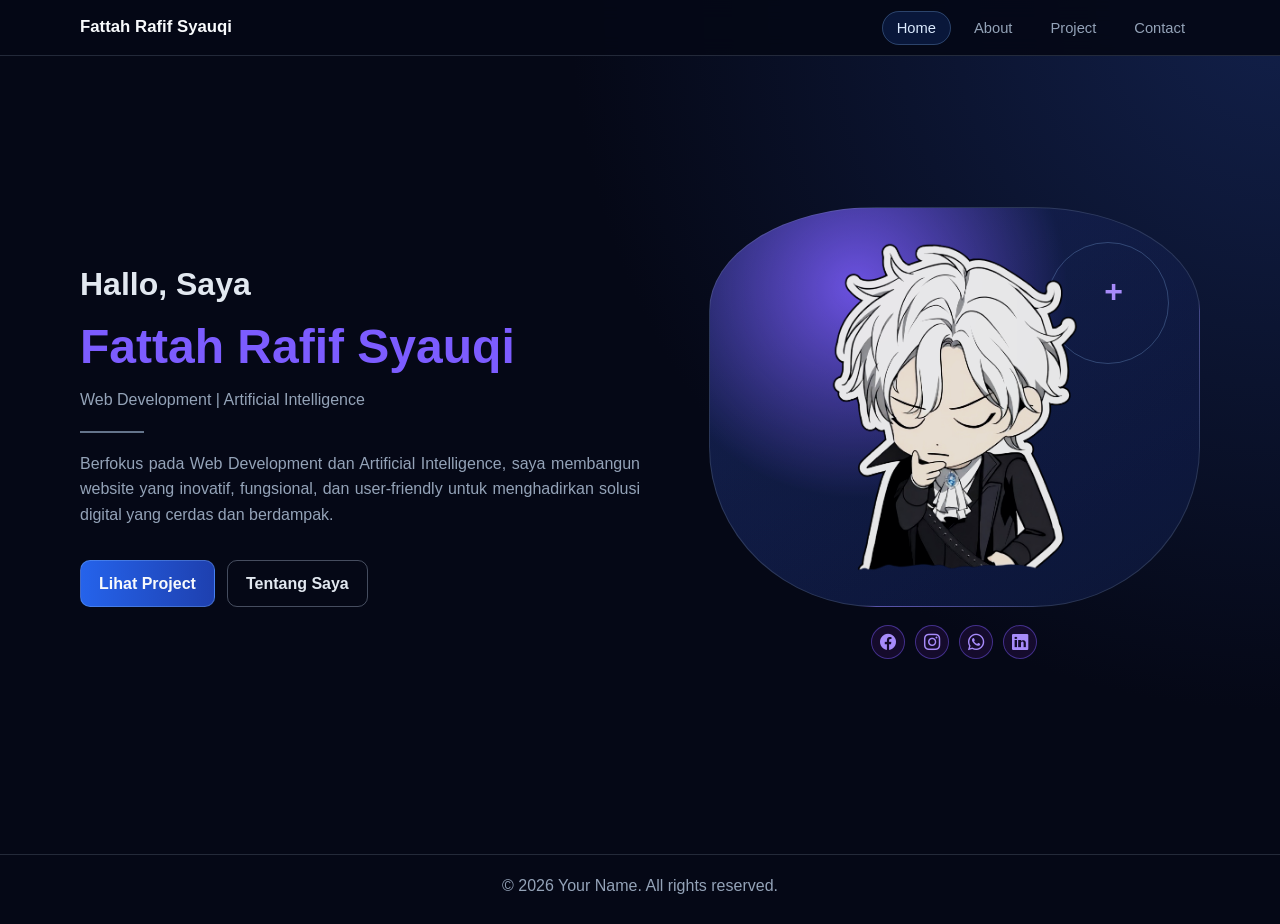
<file: index.html>
<!doctype html>
<html lang="en">
  <head>
    <meta charset="UTF-8" />
    <meta name="viewport" content="width=device-width, initial-scale=1.0" />
    <title>Portofolio</title>
    <link rel="icon" type="image/jpeg" href="assets/image/icon.jpg" />
    <link rel="shortcut icon" type="image/jpeg" href="assets/image/icon.jpg" />
    <link rel="stylesheet" href="assets/css/style.css" />
    <link rel="stylesheet" href="https://cdn.jsdelivr.net/npm/bootstrap-icons@1.11.3/font/bootstrap-icons.min.css"/>
  </head>
  <body class="home-page">
    <header>
      <div class="container header-inner">
        <h2 class="logo">Fattah Rafif Syauqi</h2>
        <nav>
          <ul>
            <li><a class="active" href="index.html">Home</a></li>
            <li><a href="about.html">About</a></li>
            <li><a href="projects.html">Project</a></li>
            <li><a href="contact.html">Contact</a></li>
          </ul>
        </nav>
      </div>
    </header>

    <main class="page-main container">
      <section class="section-block home-hero">
        <div class="hero-copy">
          <h3 class="hero-greet">Hallo, Saya</h3>
          <h1 class="hero-title"><span>Fattah Rafif Syauqi</span></h1>
          <p class="hero-role">Web Development | Artificial Intelligence</p>
          <div class="hero-line"></div>
          <p class="hero-desc">
            Berfokus pada Web Development dan Artificial Intelligence, saya 
            membangun website yang inovatif, fungsional, dan user-friendly untuk 
            menghadirkan solusi digital yang cerdas dan berdampak.
          </p>
          <div class="hero-actions">
            <a href="projects.html" class="btn">Lihat Project</a>
            <a href="about.html" class="btn btn-outline">Tentang Saya</a>
          </div>
        </div>
        <div class="hero-visual-wrap">
          <div class="hero-visual">
            <img class="hero-profile-img" src="assets/image/Animasi.jpg" alt="Creative Profile"/>
            <div class="hero-profile-content">
              <h3 class="hero-profile-label">Creative Profile</h3>
            </div>
          </div>
          <div class="hero-social">
            <!-- <span>Find Me On</span> -->
            <a href="#" aria-label="Facebook"><i class="bi bi-facebook"></i></a>
            <a href="#" aria-label="Instagram"><i class="bi bi-instagram"></i></a>
            <a href="#" aria-label="WhatsApp"><i class="bi bi-whatsapp"></i></a>
            <a href="#" aria-label="LinkedIn"><i class="bi bi-linkedin"></i></a>
          </div>
        </div>
      </section>
    </main>

    <footer>
      <p>© <span id="year"></span> Your Name. All rights reserved.</p>
    </footer>

    <script src="assets/js/script.js"></script>
  </body>
</html>
</file>
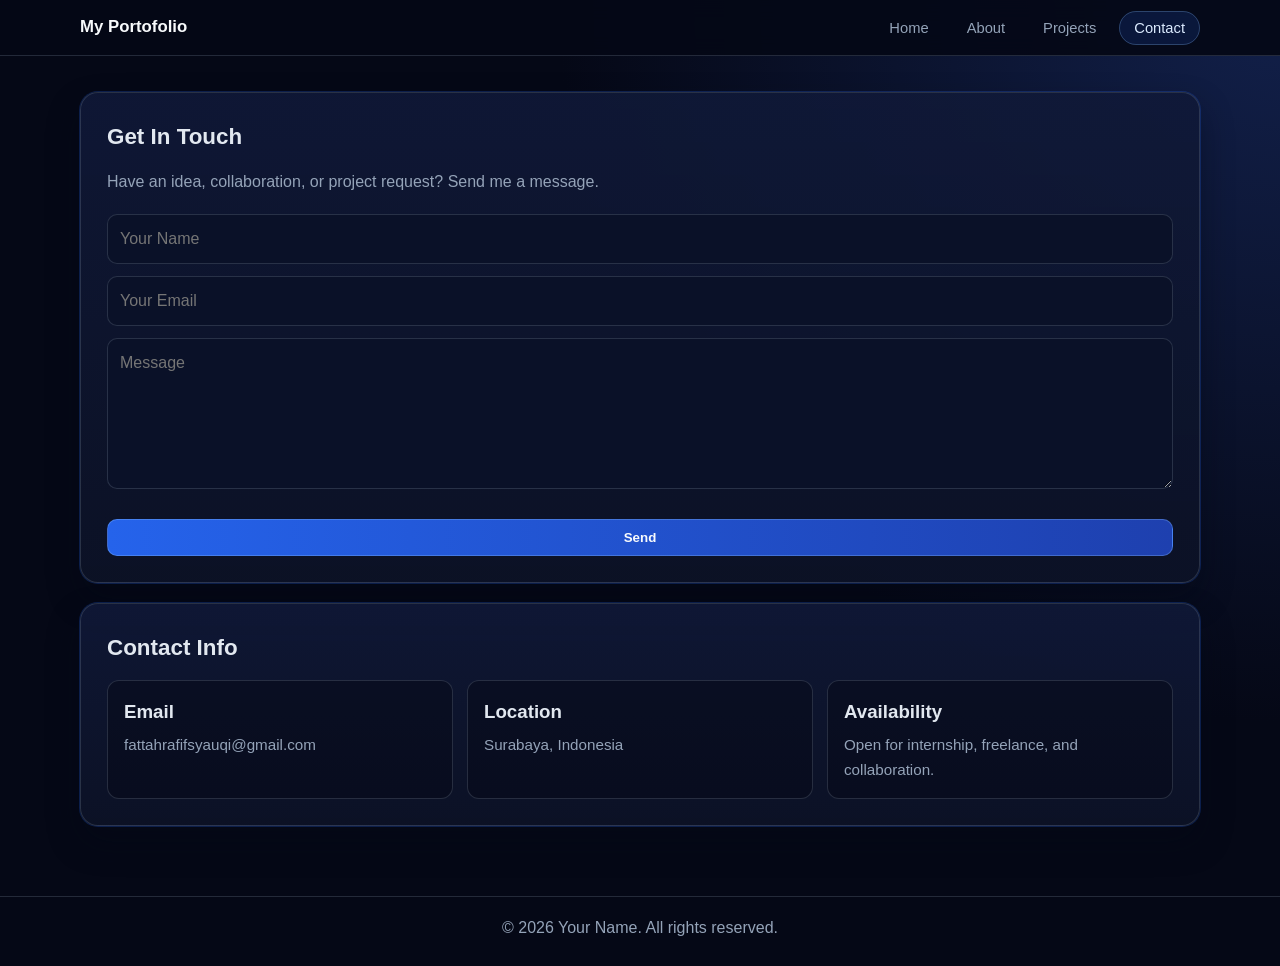
<file: contact.html>
<!DOCTYPE html>
<html lang="en">
<head>
  <meta charset="UTF-8">
  <meta name="viewport" content="width=device-width, initial-scale=1.0">
  <title>Contact | Portofolio</title>
  <link rel="icon" type="image/jpeg" href="assets/image/icon.jpg">
  <link rel="shortcut icon" type="image/jpeg" href="assets/image/icon.jpg">
  <link rel="stylesheet" href="assets/css/style.css">
</head>
<body>
<header>
  <div class="container header-inner">
    <h2 class="logo">My Portofolio</h2>
    <nav>
      <ul>
        <li><a href="index.html">Home</a></li>
        <li><a href="about.html">About</a></li>
        <li><a href="projects.html">Projects</a></li>
        <li><a class="active" href="contact.html">Contact</a></li>
      </ul>
    </nav>
  </div>
</header>

<main class="page-main container">
  <section class="section-block">
    <h2 class="section-title">Get In Touch</h2>
    <p class="section-subtitle">Have an idea, collaboration, or project request? Send me a message.</p>
    <form id="contactForm">
      <input type="text" placeholder="Your Name" name="name" required>
      <input type="email" placeholder="Your Email" name="email" required>
      <textarea placeholder="Message" name="message" rows="5" required></textarea>
      <button type="submit" class="btn">Send</button>
    </form>
  </section>

  <section class="section-block">
    <h2 class="section-title">Contact Info</h2>
    <div class="info-grid">
      <article class="info-card">
        <h3>Email</h3>
        <p>fattahrafifsyauqi@gmail.com</p>
      </article>
      <article class="info-card">
        <h3>Location</h3>
        <p>Surabaya, Indonesia</p>
      </article>
      <article class="info-card">
        <h3>Availability</h3>
        <p>Open for internship, freelance, and collaboration.</p>
      </article>
    </div>
  </section>
</main>

<footer>
  <p>© <span id="year"></span> Your Name. All rights reserved.</p>
</footer>

<script src="assets/js/script.js"></script>
</body>
</html>
</file>
<file: assets/css/style.css>
:root {
  --bg: #050816;
  --bg-elevated: #0c1226;
  --card: #101938;
  --text: #e2e8f0;
  --muted: #94a3b8;
  --accent: #2563eb;
  --accent-soft: #1e40af;
  --line: rgba(148, 163, 184, 0.22);
  --glow: 0 0 0 1px rgba(37, 99, 235, 0.25), 0 16px 32px rgba(5, 8, 22, 0.45);
}

* {
  margin: 0;
  padding: 0;
  box-sizing: border-box;
}

body {
  font-family: "Segoe UI", Arial, sans-serif;
  line-height: 1.6;
  color: var(--text);
  background: radial-gradient(circle at top right, #12204a, var(--bg) 45%);
  min-height: 100vh;
}

.container {
  width: min(1120px, 92%);
  margin: 0 auto;
}

header {
  position: sticky;
  top: 0;
  z-index: 10;
  background: rgba(5, 8, 22, 0.92);
  border-bottom: 1px solid var(--line);
  backdrop-filter: blur(10px);
}

.header-inner {
  display: flex;
  justify-content: space-between;
  align-items: center;
  padding: 14px 0;
}

.logo {
  color: #f8fafc;
  font-size: 1.05rem;
  font-weight: 700;
}

nav ul {
  list-style: none;
  display: flex;
  gap: 8px;
}

nav a {
  text-decoration: none;
  color: var(--muted);
  padding: 8px 14px;
  border-radius: 999px;
  font-size: 0.92rem;
  border: 1px solid transparent;
  transition: 0.2s ease;
}

nav a:hover,
nav a.active {
  color: #dbeafe;
  border-color: rgba(147, 197, 253, 0.25);
  background: rgba(37, 99, 235, 0.16);
}

.page-main {
  padding: 36px 0 50px;
}

.section-block {
  background: linear-gradient(
    180deg,
    rgba(16, 25, 56, 0.9),
    rgba(12, 18, 38, 0.96)
  );
  border: 1px solid var(--line);
  border-radius: 18px;
  box-shadow: var(--glow);
  padding: 26px;
  margin-bottom: 20px;
}

.section-title {
  font-size: 1.4rem;
  margin-bottom: 14px;
}

.section-subtitle {
  color: var(--muted);
  margin-bottom: 20px;
}

.home {
  display: grid;
  grid-template-columns: 1.2fr 1fr;
  gap: 20px;
  align-items: stretch;
}

.hero-copy h1 {
  font-size: clamp(2rem, 4vw, 3rem);
  line-height: 1.2;
}

.hero-copy p {
  color: var(--muted);
  margin-top: 12px;
  text-align: justify;
}

.hero-badges {
  display: flex;
  gap: 10px;
  flex-wrap: wrap;
  margin-top: 16px;
}

.hero-badges span {
  background: rgba(37, 99, 235, 0.2);
  color: #bfdbfe;
  border: 1px solid rgba(147, 197, 253, 0.3);
  border-radius: 999px;
  padding: 6px 12px;
  font-size: 0.85rem;
}

.hero-visual {
  background: linear-gradient(160deg, #101938, #0a1128);
  border: 1px solid var(--line);
  border-radius: 14px;
  min-height: 280px;
  display: grid;
  place-items: center;
  color: #bfdbfe;
  text-align: center;
  padding: 16px;
}

.btn {
  display: inline-block;
  text-decoration: none;
  color: #f8fafc;
  background: linear-gradient(90deg, var(--accent), var(--accent-soft));
  border: 1px solid rgba(147, 197, 253, 0.3);
  border-radius: 10px;
  padding: 10px 18px;
  margin-top: 18px;
  font-weight: 600;
}

.btn-outline {
  background: transparent;
  border: 1px solid rgba(148, 163, 184, 0.45);
  color: #e2e8f0;
}

.btn-outline:hover {
  background: rgba(15, 23, 42, 0.7);
}

.home-page .page-main {
  padding-top: 26px;
}

.home-page .section-block {
  background: transparent;
  border: 0;
  border-radius: 0;
  box-shadow: none;
  padding: 0;
}

.home-hero {
  display: grid;
  min-height: 78vh;
  grid-template-columns: 1.1fr 0.9fr;
  align-items: center;
  gap: 28px;
}

.hero-greet {
  font-size: 2rem;
  margin-bottom: 8px;
}

.hero-title {
  font-size: clamp(2.1rem, 5vw, 3.3rem);
  line-height: 1.2;
}

.hero-title span {
  color: #7c5cff;
}

.hero-role {
  color: #cbd5e1;
  margin-top: 8px;
}

.hero-line {
  width: 64px;
  height: 2px;
  background: #64748b;
  margin: 18px 0;
}

.hero-desc {
  max-width: 560px;
  color: #94a3b8;
}

.hero-actions {
  display: flex;
  gap: 12px;
  margin-top: 14px;
}

.hero-visual-wrap {
  display: flex;
  flex-direction: column;
  justify-content: center;
  gap: 18px;
}

.home-page .hero-visual-wrap {
  align-items: stretch;
}

.home-page .hero-visual {
  position: relative;
  min-height: 400px;
  width: 100%;
  border-radius: 34% 34% 34% 34% / 26% 26% 40% 40%;
  background:
    radial-gradient(
      circle at 30% 20%,
      rgba(124, 92, 255, 0.85),
      rgba(30, 64, 175, 0.16) 45%
    ),
    linear-gradient(150deg, #121a3c, #080d20);
  overflow: hidden;
}

.hero-profile-img {
  position: absolute;
  inset: 0;
  width: 100%;
  height: 100%;
  object-fit: contain;
  opacity: 0.98;
  filter: saturate(1.05) contrast(1.05) brightness(0.92);
  transform: scale(0.82);
  transform-origin: center;
}

.hero-profile-content {
  display: none !important;
}

.hero-profile-label {
  font-size: 1.15rem;
  letter-spacing: 0.2px;
  color: #e2e8f0;
  text-shadow: 0 10px 30px rgba(2, 6, 23, 0.55);
}

.home-page .hero-visual::before {
  content: "";
  position: absolute;
  width: 120px;
  height: 120px;
  border: 1px solid rgba(147, 197, 253, 0.26);
  border-radius: 50%;
  top: 34px;
  right: 30px;
}

.home-page .hero-visual::after {
  content: "+";
  position: absolute;
  top: 58px;
  right: 76px;
  color: #a78bfa;
  font-size: 2rem;
  font-weight: 700;
}

.hero-social {
  display: flex;
  align-items: center;
  gap: 10px;
  justify-content: flex-end;
  color: #cbd5e1;
}

.home-page .hero-social {
  justify-content: center;
  width: 100%;
  max-width: 420px;
  align-self: center;
}

.hero-social span {
  margin-right: 6px;
  font-weight: 600;
}

.hero-social a {
  width: 34px;
  height: 34px;
  border-radius: 50%;
  display: inline-flex;
  align-items: center;
  justify-content: center;
  text-decoration: none;
  border: 1px solid rgba(124, 92, 255, 0.45);
  color: #a78bfa;
  font-size: 1.02rem;
  background: rgba(88, 28, 135, 0.2);
}

.about-page .testimonial-block {
  padding: 18px 24px 24px;
}

.kicker {
  text-align: center;
  color: #64748b;
  font-size: 0.85rem;
  font-weight: 600;
  margin-bottom: 6px;
}

.about-kicker {
  margin-top: -10px;
  margin-bottom: 10px;
}

.centered {
  text-align: center;
  margin-bottom: 22px;
}

.testimonial-layout {
  display: grid;
  grid-template-columns: 34px 220px 1fr 34px;
  gap: 18px;
  align-items: center;
}

.slider-arrow {
  border: 0;
  background: transparent;
  color: #cbd5e1;
  font-size: 2rem;
  cursor: pointer;
  line-height: 1;
}

.testimonial-photo-card {
  position: relative;
  min-height: 180px;
  border-radius: 10px;
  border: 1px solid var(--line);
  background: linear-gradient(
    180deg,
    rgba(148, 163, 184, 0.08),
    rgba(15, 23, 42, 0.24)
  );
  overflow: hidden;
  display: grid;
  place-items: stretch;
}

.photo-glow {
  position: absolute;
  width: 98px;
  height: 98px;
  border-radius: 50%;
  background: rgba(124, 92, 255, 0.35);
  left: 42px;
  top: 52px;
}

.photo-symbol {
  position: absolute;
  color: #7c5cff;
}

.photo-symbol.plus {
  left: 22px;
  top: 68px;
  font-size: 1.5rem;
}

.photo-symbol.circle {
  right: 18px;
  bottom: 22px;
  width: 14px;
  height: 14px;
  border: 1px solid #7c5cff;
  border-radius: 50%;
}

.photo-avatar {
  position: relative;
  z-index: 1;
  width: 100%;
  height: 100%;
  border-radius: 10px;
  background: linear-gradient(180deg, #111827, #020617);
  border: 0;
  display: block;
  margin: 0;
}

.photo-avatar-image {
  object-fit: cover;
  object-position: center top;
  filter: saturate(1.03) contrast(1.03);
}

.testimonial-content p {
  color: #94a3b8;
  font-size: 0.95rem;
  max-width: 660px;
  text-align: justify;
  text-justify: inter-word;
}

.testimonial-content h3 {
  margin-top: 10px;
  color: #7c5cff;
  font-size: 1.45rem;
}

.testimonial-content span {
  color: #cbd5e1;
  font-size: 0.85rem;
  display: none;
}

.slider-dots {
  display: flex;
  justify-content: center;
  gap: 8px;
  margin-top: 12px;
}

.slider-dots span {
  width: 28px;
  height: 5px;
  border-radius: 999px;
  background: #94a3b833;
}

.slider-dots span.active {
  background: #7c5cff;
}

.about-tools-block {
  position: relative;
  overflow: hidden;
}

.about-tools-block::before {
  content: none;
}

.tools-grid {
  position: relative;
  z-index: 1;
  display: grid;
  grid-template-columns: repeat(auto-fit, minmax(110px, 1fr));
  gap: 16px;
  margin-top: 14px;
}

.tool-card {
  min-height: 94px;
  border-radius: 14px;
  border: 1px solid rgba(148, 163, 184, 0.3);
  background: linear-gradient(
    180deg,
    rgba(51, 65, 85, 0.55),
    rgba(15, 23, 42, 0.92)
  );
  display: grid;
  place-items: center;
  font-weight: 700;
  color: #e2e8f0;
  box-shadow: inset 0 1px 0 rgba(255, 255, 255, 0.06);
}

.tool-card img {
  width: 52px;
  height: 52px;
  object-fit: contain;
  filter: drop-shadow(0 6px 10px rgba(2, 6, 23, 0.55));
}

.about-contact-block {
  min-height: 220px;
}

.about-contact-list {
  display: grid;
  gap: 12px;
  color: #cbd5e1;
}

.about-contact-item {
  display: flex;
  align-items: flex-start;
  gap: 12px;
}

.about-contact-icon {
  width: 30px;
  height: 30px;
  border-radius: 999px;
  border: 1px solid rgba(226, 232, 240, 0.8);
  display: inline-flex;
  align-items: center;
  justify-content: center;
  color: #f8fafc;
  flex-shrink: 0;
  margin-top: 2px;
}

.about-contact-label {
  color: #94a3b8;
  font-size: 0.92rem;
  margin-bottom: 2px;
}

.about-contact-value {
  color: #e2e8f0;
  font-weight: 500;
}

.project-page .latest-project-block {
  position: relative;
  overflow: hidden;
}

.project-page .latest-project-block::before {
  content: "MY PROJECT";
  position: absolute;
  top: 8px;
  left: 50%;
  transform: translateX(-50%);
  font-size: clamp(2.4rem, 9vw, 6.2rem);
  font-weight: 800;
  letter-spacing: 2px;
  color: rgba(148, 163, 184, 0.06);
  pointer-events: none;
}

.latest-project-list {
  position: relative;
  z-index: 1;
  display: grid;
  gap: 20px;
  margin-top: 14px;
}

.latest-project-item {
  background: rgba(2, 6, 23, 0.74);
  border: 1px solid rgba(148, 163, 184, 0.2);
  border-radius: 12px;
  min-height: 130px;
  padding: 18px 20px;
  display: grid;
  grid-template-columns: 170px 1fr auto;
  gap: 20px;
  align-items: center;
}

.project-thumb {
  height: 84px;
  border-radius: 8px;
  border: 1px solid rgba(124, 92, 255, 0.55);
  background: rgba(30, 41, 59, 0.7);
  color: #cbd5e1;
  display: grid;
  place-items: center;
  font-weight: 600;
  font-size: 0.95rem;
}

.project-thumb img {
  width: 100%;
  height: 100%;
  object-fit: cover;
  border-radius: inherit;
}

.project-thumb.green {
  border: 0;
  background: linear-gradient(90deg, #22c55e 0 56%, #e5e7eb 56% 100%);
  color: #166534;
}

.latest-project-item h3 {
  font-size: clamp(1.15rem, 2vw, 2rem);
  font-weight: 700;
}

.latest-project-item h3 span {
  color: #22c55e;
}

.project-btn {
  margin-top: 0;
  padding: 10px 14px;
  font-size: 0.9rem;
}

.project-modal {
  position: fixed;
  inset: 0;
  background: rgba(2, 6, 23, 0.75);
  display: none;
  align-items: flex-start;
  justify-content: center;
  padding: 70px 16px 20px;
  z-index: 120;
}

.project-modal.open {
  display: flex;
}

.project-modal-content {
  width: min(860px, 95vw);
  background: linear-gradient(180deg, #0b1229, #050816);
  border: 1px solid rgba(148, 163, 184, 0.28);
  border-radius: 14px;
  padding: 16px;
  position: relative;
  box-shadow: 0 20px 40px rgba(2, 6, 23, 0.5);
}

.project-modal-content h3 {
  margin-bottom: 12px;
  padding-right: 32px;
}

.project-modal-viewer {
  display: grid;
  grid-template-columns: 42px 1fr 42px;
  align-items: center;
  gap: 10px;
}

.project-modal-content img {
  width: 100%;
  max-height: 72vh;
  object-fit: contain;
  border-radius: 10px;
  border: 1px solid rgba(148, 163, 184, 0.25);
  background: rgba(2, 6, 23, 0.6);
}

.project-modal-close {
  position: absolute;
  top: 8px;
  right: 10px;
  border: 0;
  background: transparent;
  color: #cbd5e1;
  font-size: 1.8rem;
  line-height: 1;
  cursor: pointer;
}

.project-modal-nav {
  width: 42px;
  height: 42px;
  border-radius: 999px;
  border: 1px solid rgba(148, 163, 184, 0.4);
  background: rgba(15, 23, 42, 0.8);
  color: #e2e8f0;
  font-size: 1.5rem;
  line-height: 1;
  cursor: pointer;
  z-index: 2;
}

.stat-grid,
.project-grid,
.info-grid {
  display: grid;
  gap: 14px;
}

.stat-grid {
  grid-template-columns: repeat(auto-fit, minmax(160px, 1fr));
}

.project-grid {
  grid-template-columns: repeat(auto-fit, minmax(250px, 1fr));
}

.info-grid {
  grid-template-columns: repeat(auto-fit, minmax(220px, 1fr));
}

.stat-card,
.project-card,
.info-card {
  border: 1px solid var(--line);
  border-radius: 12px;
  padding: 16px;
  background: rgba(5, 8, 22, 0.45);
}

.stat-card h3,
.project-card h3,
.info-card h3 {
  margin-bottom: 6px;
}

.stat-card p,
.project-card p,
.info-card p {
  color: var(--muted);
  font-size: 0.95rem;
}

.skill-list {
  list-style: none;
  display: flex;
  flex-wrap: wrap;
  gap: 10px;
}

.skill-list li {
  background: rgba(37, 99, 235, 0.18);
  border: 1px solid rgba(147, 197, 253, 0.28);
  color: #bfdbfe;
  border-radius: 999px;
  padding: 8px 12px;
  font-weight: 600;
  font-size: 0.9rem;
}

form {
  display: grid;
  gap: 12px;
}

input,
textarea {
  width: 100%;
  font: inherit;
  color: var(--text);
  background: #0a1128;
  border: 1px solid var(--line);
  border-radius: 10px;
  padding: 11px 12px;
}

input:focus,
textarea:focus {
  outline: 2px solid rgba(59, 130, 246, 0.45);
  border-color: rgba(147, 197, 253, 0.45);
}

footer {
  border-top: 1px solid var(--line);
  color: var(--muted);
  text-align: center;
  padding: 18px 12px 26px;
}

@media (max-width: 860px) {
  .header-inner {
    flex-direction: column;
    gap: 12px;
  }

  .home {
    grid-template-columns: 1fr;
  }

  .home-hero {
    min-height: auto;
    grid-template-columns: 1fr;
  }

  .about-page .testimonial-layout {
    grid-template-columns: 42px 1fr 42px;
    grid-template-rows: auto auto;
    justify-items: center;
    align-items: center;
    gap: 12px 8px;
  }

  .about-page .testimonial-layout #prevTestimonial {
    grid-column: 1;
    grid-row: 1;
  }

  .about-page .testimonial-layout .testimonial-photo-card {
    grid-column: 2;
    grid-row: 1;
    justify-self: center;
    width: min(260px, 100%);
    max-width: 260px;
  }

  .about-page .testimonial-layout .testimonial-content {
    grid-column: 1 / -1;
    grid-row: 2;
    justify-self: stretch;
    width: 100%;
  }

  .about-page .testimonial-layout #nextTestimonial {
    grid-column: 3;
    grid-row: 1;
  }

  .about-page .slider-arrow {
    display: flex;
    align-items: center;
    justify-content: center;
    min-width: 42px;
    min-height: 44px;
    padding: 0;
  }

  .tools-grid {
    grid-template-columns: repeat(2, minmax(100px, 1fr));
  }

  .latest-project-item {
    grid-template-columns: 1fr;
    gap: 14px;
    text-align: left;
  }

  .project-thumb {
    width: 170px;
  }

  .hero-greet {
    font-size: 1.6rem;
  }

  .hero-actions {
    flex-wrap: wrap;
  }

  .hero-social {
    justify-content: flex-start;
    flex-wrap: wrap;
  }

  .page-main {
    padding-top: 22px;
  }

  .section-block {
    padding: 20px;
  }
}
</file>
